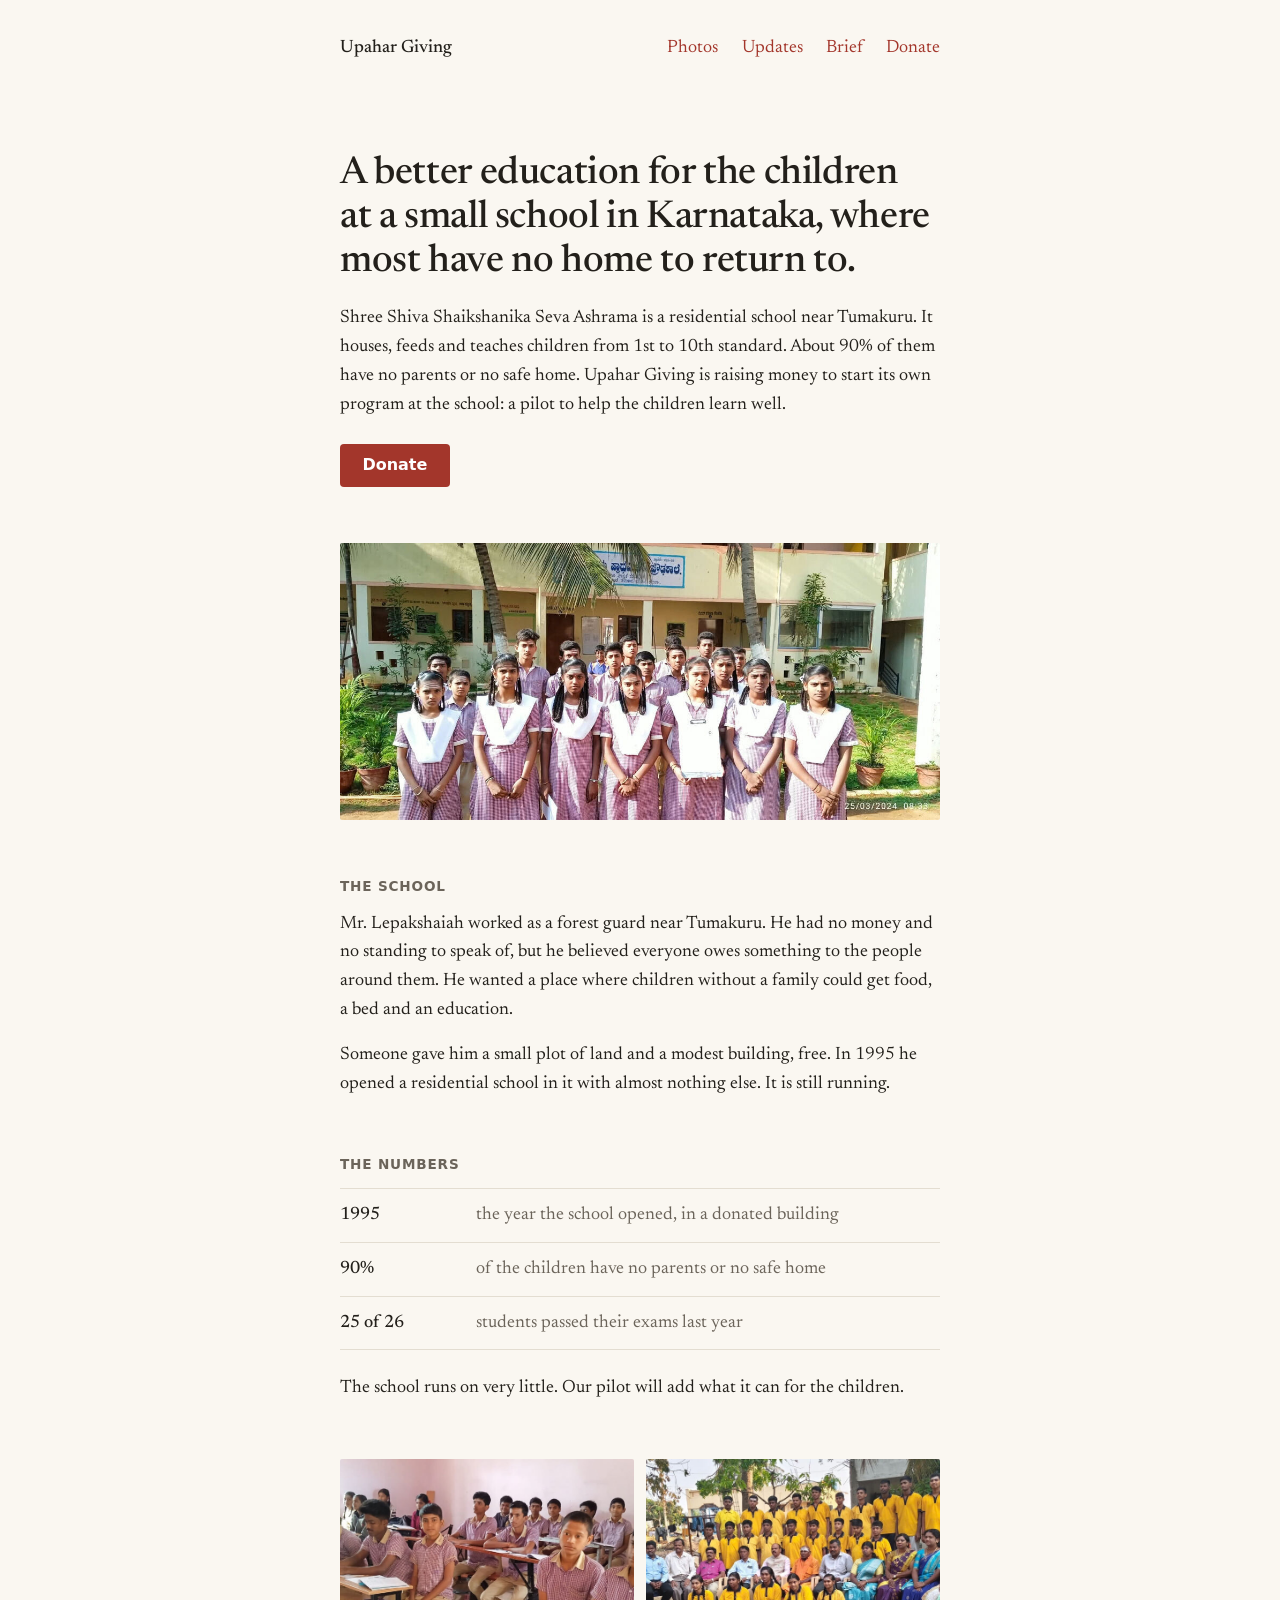
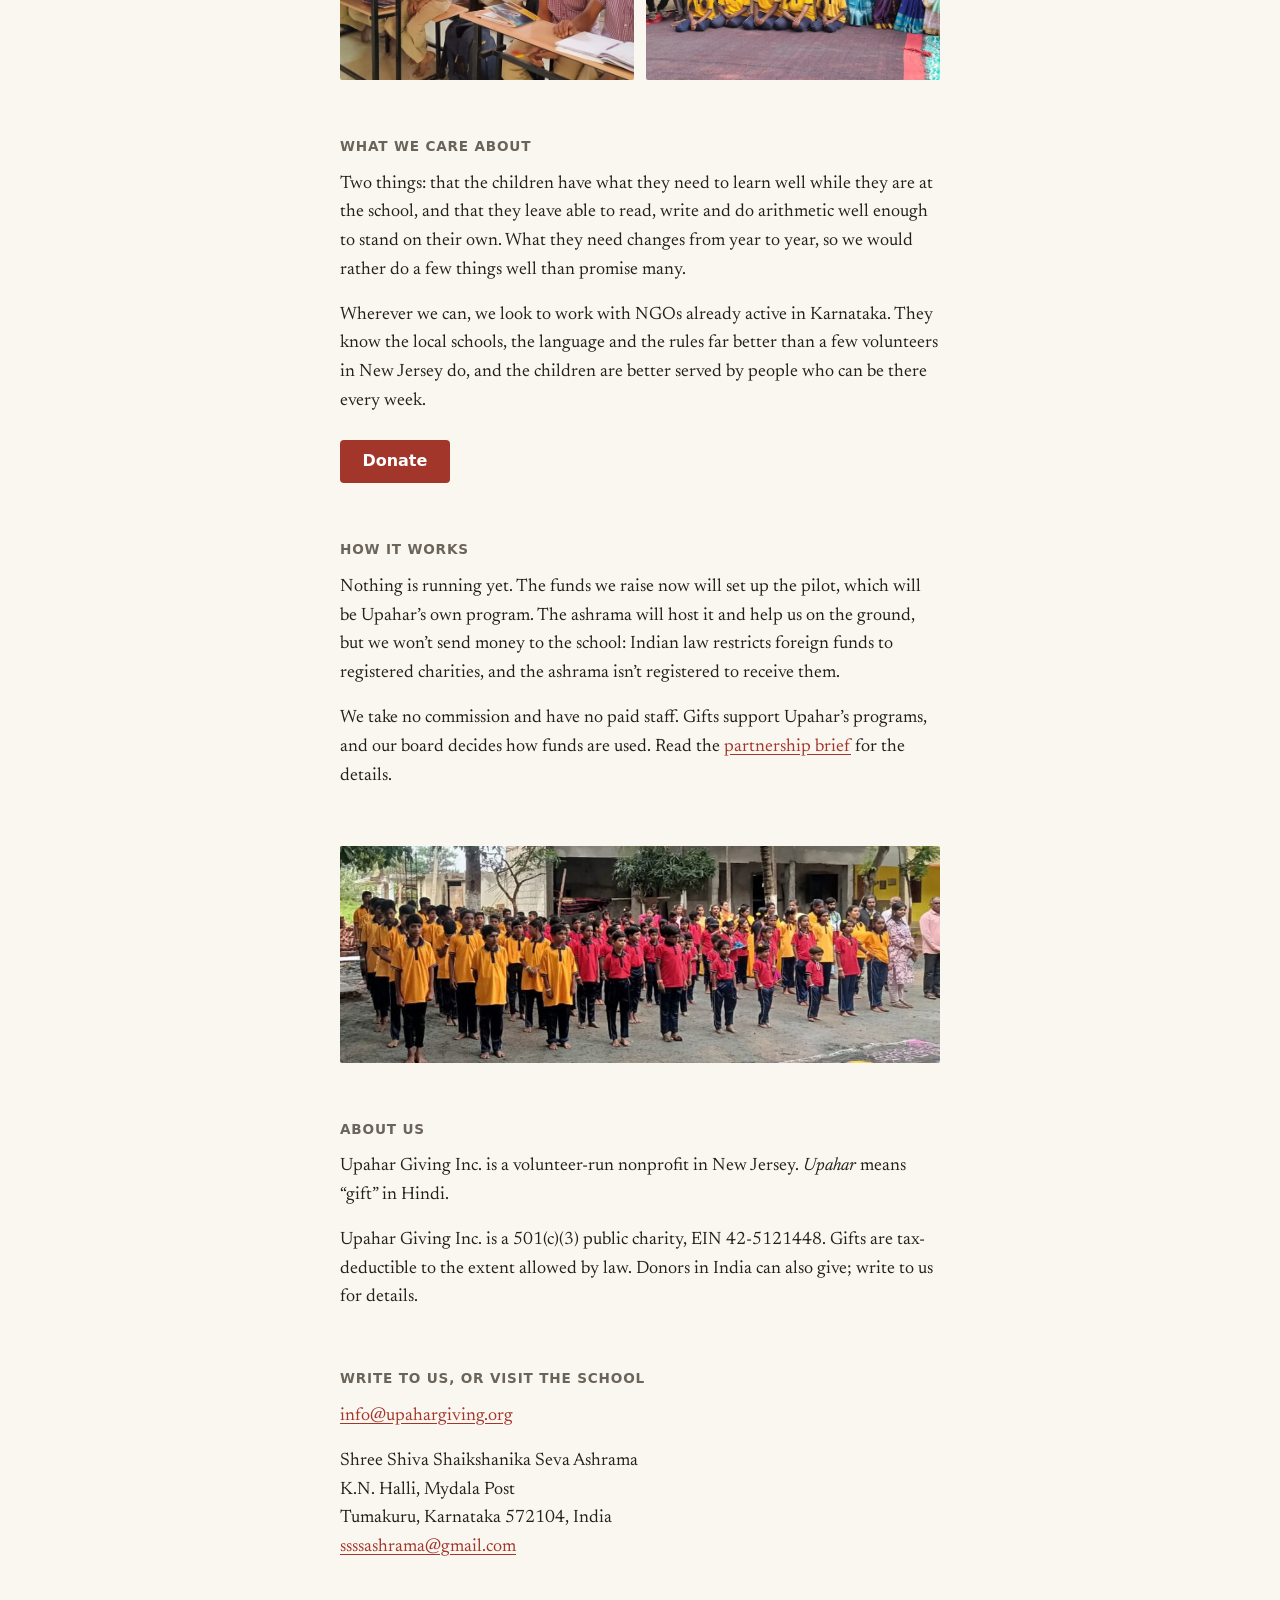
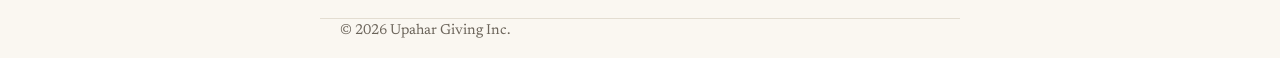
<file: index.html>
<!doctype html>
<html lang="en">
<head>
<meta charset="utf-8">
<meta name="viewport" content="width=device-width, initial-scale=1">
<title>Upahar Giving</title>
<meta name="description" content="Upahar Giving is a New Jersey nonprofit supporting the children at Shree Shiva Shaikshanika Seva Ashrama, a residential school near Tumakuru, Karnataka, where it is raising money to start its own education program and plans to work with local NGOs wherever it can.">
<meta property="og:title" content="Upahar Giving">
<meta property="og:description" content="Education programs for the children at a residential school in Karnataka where most have no home to return to.">
<meta property="og:image" content="https://upahargiving.org/img/students.jpg">
<link rel="preconnect" href="https://fonts.googleapis.com">
<link rel="preconnect" href="https://fonts.gstatic.com" crossorigin>
<link href="https://fonts.googleapis.com/css2?family=Newsreader:opsz,wght@6..72,400;6..72,500&display=swap" rel="stylesheet">
<link rel="stylesheet" href="style.css?v=3">
<script data-goatcounter="https://upahargiving.goatcounter.com/count" async src="//gc.zgo.at/count.js"></script>
</head>
<body>

<header class="wrap top">
  <a href="/" class="name">Upahar Giving</a>
  <nav>
    <a href="photos.html">Photos</a>
    <a href="updates.html">Updates</a>
    <a href="Upahar_Giving_Partnership_Brief.pdf" target="_blank" rel="noopener">Brief</a>
    <a href="https://givebutter.com/upahar-education" data-goatcounter-click="donate">Donate</a>
  </nav>
</header>

<main class="wrap">

  <section class="intro">
    <h1>A better education for the children at a small school in Karnataka, where most have no home to return to.</h1>
    <p>Shree Shiva Shaikshanika Seva Ashrama is a residential school near Tumakuru. It houses, feeds and teaches children from 1st to 10th standard. About 90% of them have no parents or no safe home. Upahar Giving is raising money to start its own program at the school: a pilot to help the children learn well.</p>
    <p><a class="button" href="https://givebutter.com/upahar-education" data-goatcounter-click="donate">Donate</a></p>
  </section>

  <figure class="wide">
    <img src="img/students.jpg" width="1120" height="517" alt="Students in school uniform standing outside the ashrama">
  </figure>

  <section>
    <h2>The school</h2>
    <p>Mr. Lepakshaiah worked as a forest guard near Tumakuru. He had no money and no standing to speak of, but he believed everyone owes something to the people around them. He wanted a place where children without a family could get food, a bed and an education.</p>
    <p>Someone gave him a small plot of land and a modest building, free. In 1995 he opened a residential school in it with almost nothing else. It is still running.</p>
  </section>

  <section>
    <h2>The numbers</h2>
    <dl class="facts">
      <div><dt>1995</dt><dd>the year the school opened, in a donated building</dd></div>
      <div><dt>90%</dt><dd>of the children have no parents or no safe home</dd></div>
      <div><dt>25 of 26</dt><dd>students passed their exams last year</dd></div>
    </dl>
    <p>The school runs on very little. Our pilot will add what it can for the children.</p>
  </section>

  <div class="pair">
    <img src="img/classroom.jpg" width="1120" height="517" alt="Students at their desks in a classroom" loading="lazy">
    <img src="img/teachers.jpg" width="1120" height="499" alt="Teachers and senior students in a group photo" loading="lazy">
  </div>

  <section>
    <h2>What we care about</h2>
    <p>Two things: that the children have what they need to learn well while they are at the school, and that they leave able to read, write and do arithmetic well enough to stand on their own. What they need changes from year to year, so we would rather do a few things well than promise many.</p>
    <p>Wherever we can, we look to work with NGOs already active in Karnataka. They know the local schools, the language and the rules far better than a few volunteers in New Jersey do, and the children are better served by people who can be there every week.</p>
    <p><a class="button" href="https://givebutter.com/upahar-education" data-goatcounter-click="donate">Donate</a></p>
  </section>

  <section>
    <h2>How it works</h2>
    <p>Nothing is running yet. The funds we raise now will set up the pilot, which will be Upahar’s own program. The ashrama will host it and help us on the ground, but we won’t send money to the school: Indian law restricts foreign funds to registered charities, and the ashrama isn’t registered to receive them.</p>
    <p>We take no commission and have no paid staff. Gifts support Upahar’s programs, and our board decides how funds are used. Read the <a href="Upahar_Giving_Partnership_Brief.pdf" target="_blank" rel="noopener">partnership brief</a> for the details.</p>
  </section>

  <figure class="wide">
    <img src="img/assembly.jpg" width="941" height="339" alt="Morning assembly in the school yard" loading="lazy">
  </figure>

  <section>
    <h2>About us</h2>
    <p>Upahar Giving Inc. is a volunteer-run nonprofit in New Jersey. <i>Upahar</i> means “gift” in Hindi.</p>
    <p>Upahar Giving Inc. is a 501(c)(3) public charity, EIN 42-5121448. Gifts are tax-deductible to the extent allowed by law. Donors in India can also give; write to us for details.</p>
  </section>

  <section>
    <h2>Write to us, or visit the school</h2>
    <p><a href="mailto:info@upahargiving.org">info@upahargiving.org</a></p>
    <address>
      Shree Shiva Shaikshanika Seva Ashrama<br>
      K.N. Halli, Mydala Post<br>
      Tumakuru, Karnataka 572104, India<br>
      <a href="mailto:ssssashrama@gmail.com">ssssashrama@gmail.com</a>
    </address>
  </section>

</main>

<footer class="wrap">
  <p>© 2026 Upahar Giving Inc.</p>
</footer>

</body>
</html>
</file>
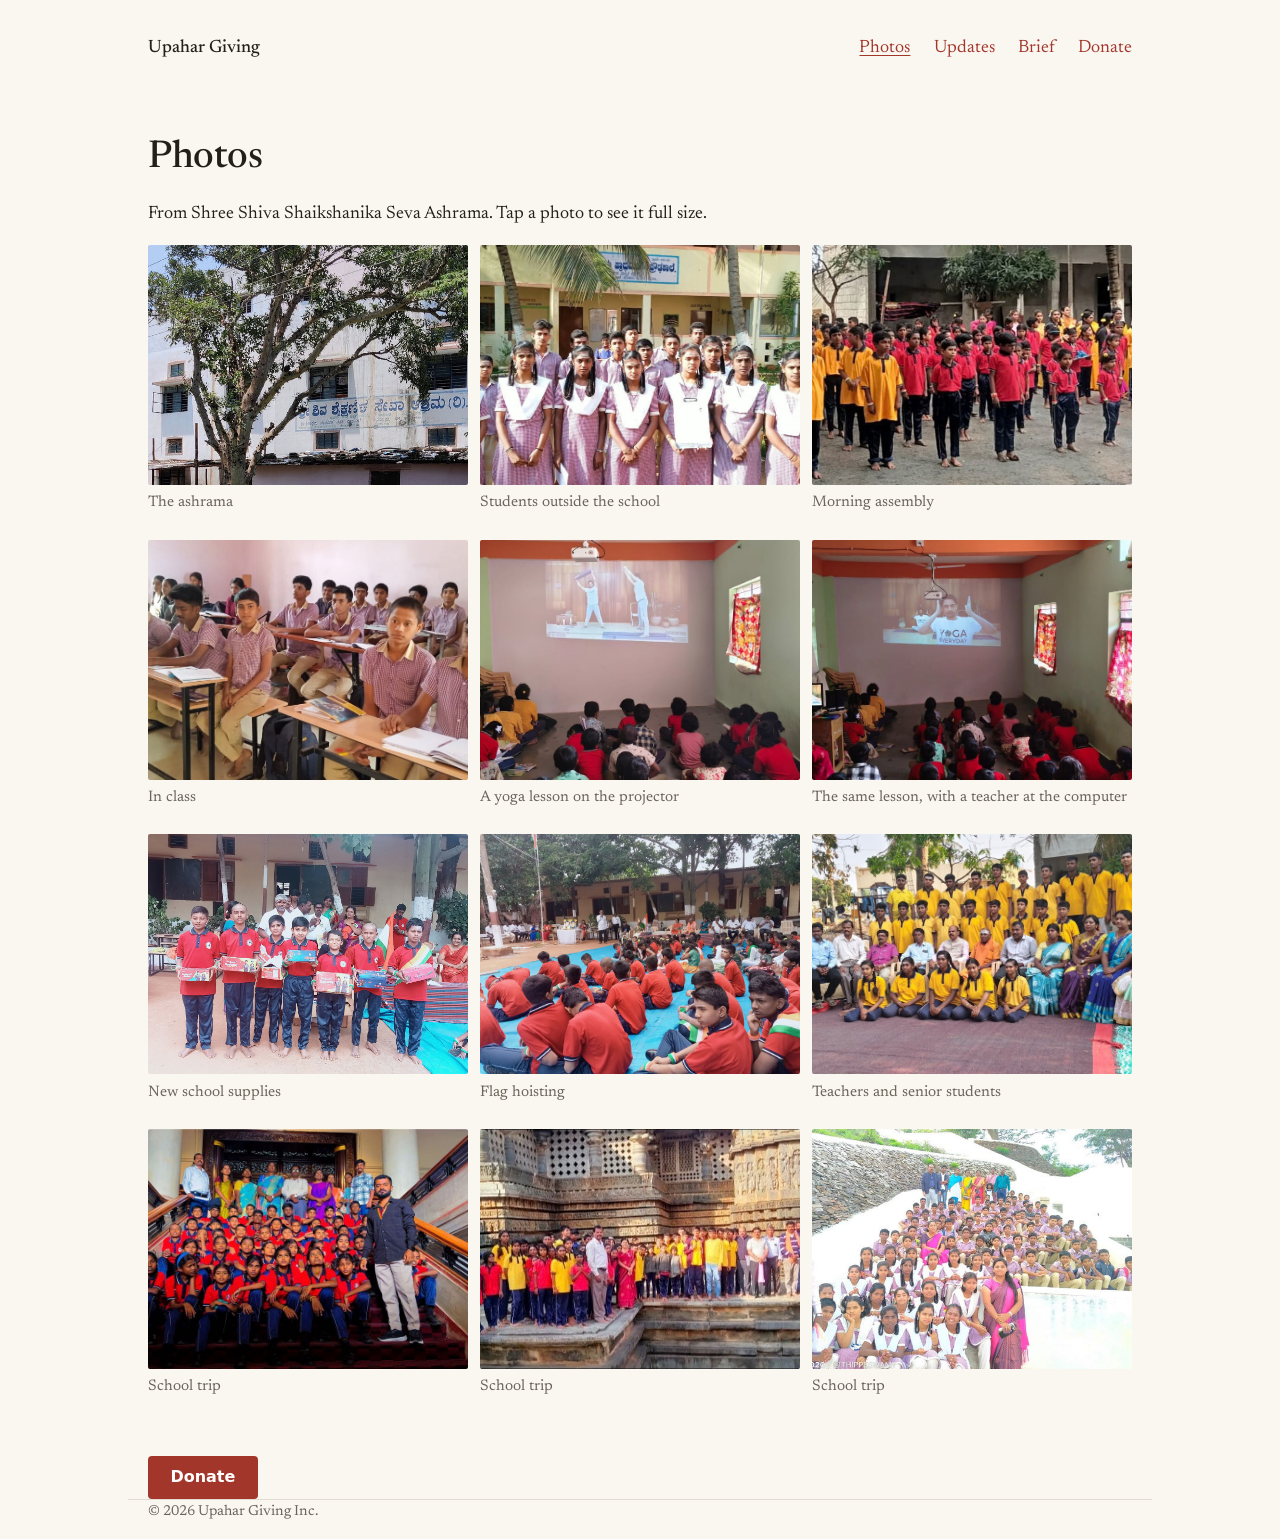
<file: photos.html>
<!doctype html>
<html lang="en">
<head>
<meta charset="utf-8">
<meta name="viewport" content="width=device-width, initial-scale=1">
<title>Photos · Upahar Giving</title>
<meta name="description" content="Photos from Shree Shiva Shaikshanika Seva Ashrama, near Tumakuru, Karnataka.">
<link rel="preconnect" href="https://fonts.googleapis.com">
<link rel="preconnect" href="https://fonts.gstatic.com" crossorigin>
<link href="https://fonts.googleapis.com/css2?family=Newsreader:opsz,wght@6..72,400;6..72,500&display=swap" rel="stylesheet">
<link rel="stylesheet" href="style.css?v=3">
<script data-goatcounter="https://upahargiving.goatcounter.com/count" async src="//gc.zgo.at/count.js"></script>
</head>
<body class="photos-page">

<header class="wrap top">
  <a href="/" class="name">Upahar Giving</a>
  <nav>
    <a href="photos.html" aria-current="page">Photos</a>
    <a href="updates.html">Updates</a>
    <a href="Upahar_Giving_Partnership_Brief.pdf" target="_blank" rel="noopener">Brief</a>
    <a href="https://givebutter.com/upahar-education" data-goatcounter-click="donate">Donate</a>
  </nav>
</header>

<main>
  <section class="wrap intro">
    <h1>Photos</h1>
    <p>From Shree Shiva Shaikshanika Seva Ashrama. Tap a photo to see it full size.</p>
  </section>

  <!-- ponytail: no lightbox; each photo links to the full file -->
  <div class="wrap gallery">
  <figure><a href="img/building.jpg"><img src="img/building.jpg" width="601" height="764" alt="The ashrama building behind a tree" loading="lazy"></a><figcaption>The ashrama</figcaption></figure>
  <figure><a href="img/students.jpg"><img src="img/students.jpg" width="1120" height="517" alt="Students in uniform outside the school" loading="lazy"></a><figcaption>Students outside the school</figcaption></figure>
  <figure><a href="img/assembly.jpg"><img src="img/assembly.jpg" width="941" height="339" alt="Morning assembly in the school yard" loading="lazy"></a><figcaption>Morning assembly</figcaption></figure>
  <figure><a href="img/classroom.jpg"><img src="img/classroom.jpg" width="1120" height="517" alt="Students at their desks" loading="lazy"></a><figcaption>In class</figcaption></figure>
  <figure><a href="img/projector.jpg"><img src="img/projector.jpg" width="1280" height="570" alt="Younger children watching a yoga lesson on a projector" loading="lazy"></a><figcaption>A yoga lesson on the projector</figcaption></figure>
  <figure><a href="img/projector-room.jpg"><img src="img/projector-room.jpg" width="1280" height="570" alt="Children seated on the floor watching the projector while a teacher sits at the computer" loading="lazy"></a><figcaption>The same lesson, with a teacher at the computer</figcaption></figure>
  <figure><a href="img/gifts.jpg"><img src="img/gifts.jpg" width="1248" height="936" alt="Boys holding new school supplies" loading="lazy"></a><figcaption>New school supplies</figcaption></figure>
  <figure><a href="img/flag-day.jpg"><img src="img/flag-day.jpg" width="832" height="624" alt="Students seated outdoors at a flag-hoisting ceremony" loading="lazy"></a><figcaption>Flag hoisting</figcaption></figure>
  <figure><a href="img/teachers.jpg"><img src="img/teachers.jpg" width="1120" height="499" alt="Teachers and senior students in a group photo" loading="lazy"></a><figcaption>Teachers and senior students</figcaption></figure>
  <figure><a href="img/trip-palace.jpg"><img src="img/trip-palace.jpg" width="960" height="540" alt="Students on a grand staircase during a school trip" loading="lazy"></a><figcaption>School trip</figcaption></figure>
  <figure><a href="img/trip-temple.jpg"><img src="img/trip-temple.jpg" width="720" height="325" alt="Students and teachers in front of a carved stone temple" loading="lazy"></a><figcaption>School trip</figcaption></figure>
  <figure><a href="img/trip-steps.jpg"><img src="img/trip-steps.jpg" width="537" height="480" alt="Students and teachers sitting on stone steps" loading="lazy"></a><figcaption>School trip</figcaption></figure>
</div>

  <p class="wrap"><a class="button" href="https://givebutter.com/upahar-education" data-goatcounter-click="donate">Donate</a></p>
</main>

<footer class="wrap">
  <p>© 2026 Upahar Giving Inc.</p>
</footer>

</body>
</html>
</file>
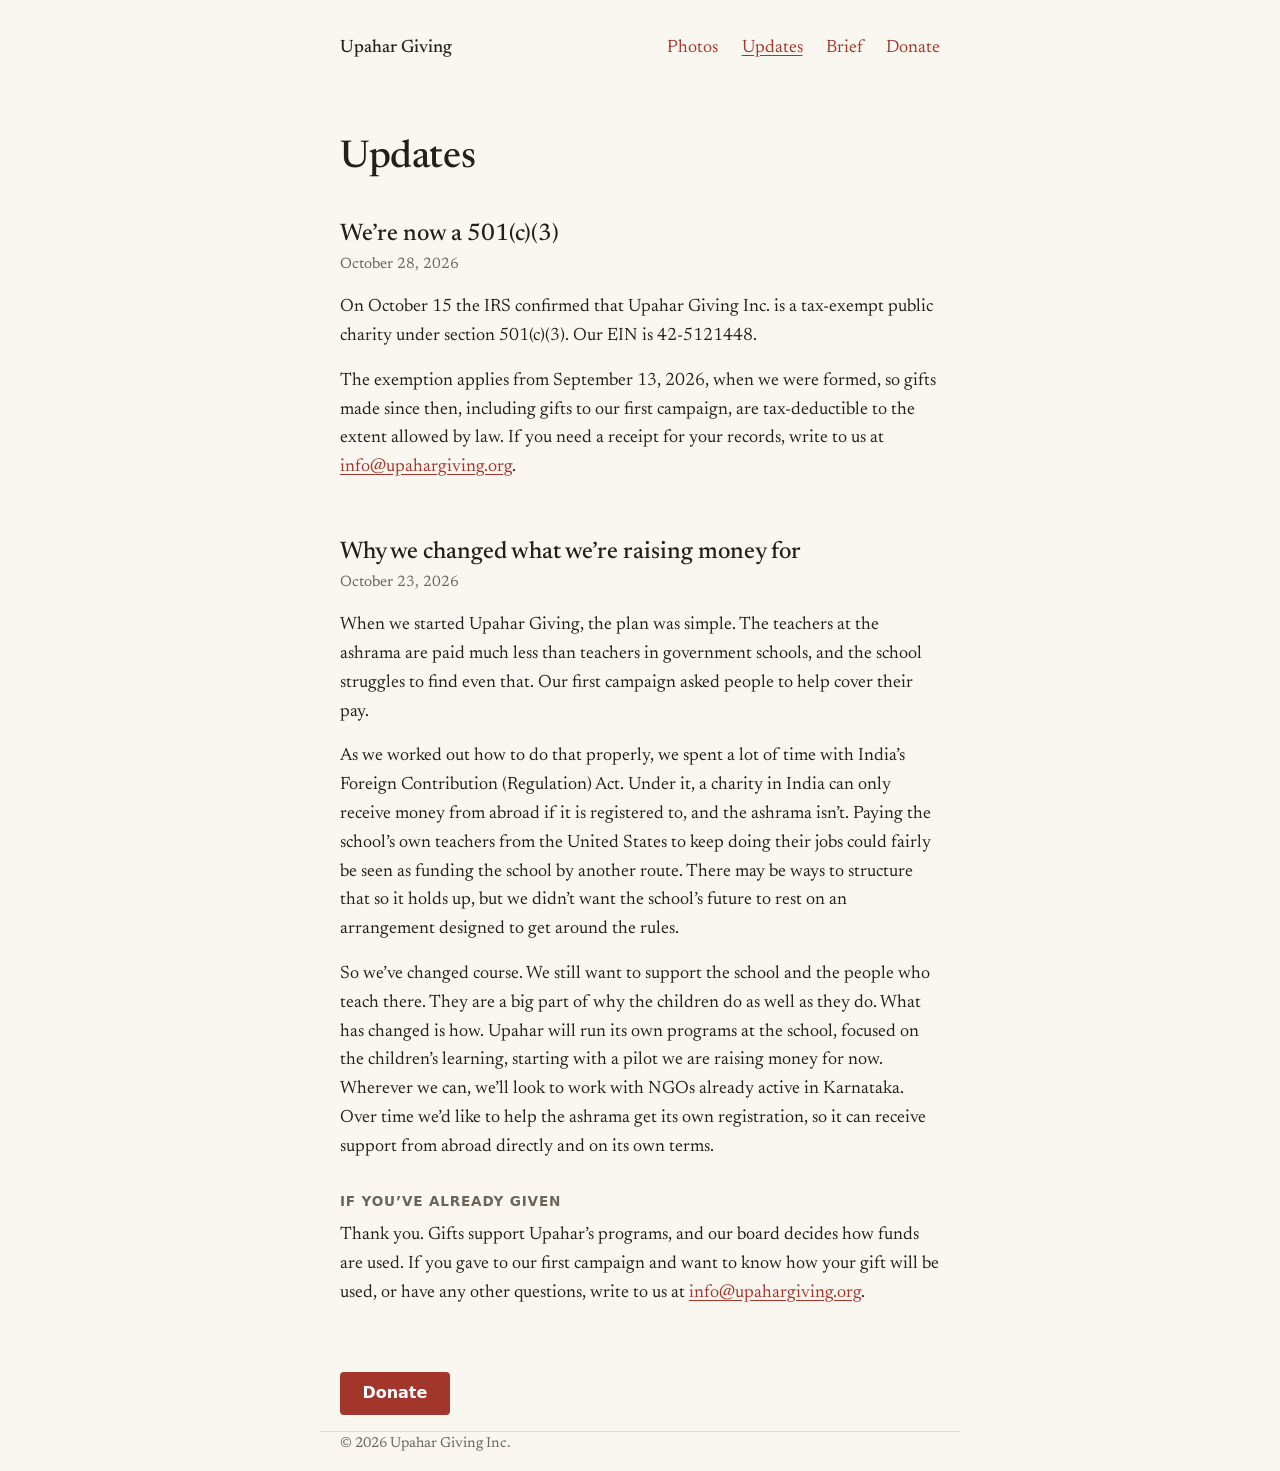
<file: updates.html>
<!doctype html>
<html lang="en">
<head>
<meta charset="utf-8">
<meta name="viewport" content="width=device-width, initial-scale=1">
<title>Updates · Upahar Giving</title>
<meta name="description" content="News from Upahar Giving: our 501(c)(3) status and how we support Shree Shiva Shaikshanika Seva Ashrama.">
<link rel="preconnect" href="https://fonts.googleapis.com">
<link rel="preconnect" href="https://fonts.gstatic.com" crossorigin>
<link href="https://fonts.googleapis.com/css2?family=Newsreader:opsz,wght@6..72,400;6..72,500&display=swap" rel="stylesheet">
<link rel="stylesheet" href="style.css?v=3">
<script data-goatcounter="https://upahargiving.goatcounter.com/count" async src="//gc.zgo.at/count.js"></script>
</head>
<body>

<header class="wrap top">
  <a href="/" class="name">Upahar Giving</a>
  <nav>
    <a href="photos.html">Photos</a>
    <a href="updates.html" aria-current="page">Updates</a>
    <a href="Upahar_Giving_Partnership_Brief.pdf" target="_blank" rel="noopener">Brief</a>
    <a href="https://givebutter.com/upahar-education" data-goatcounter-click="donate">Donate</a>
  </nav>
</header>

<main class="wrap">

  <h1>Updates</h1>

  <article>
    <h2 class="title">We’re now a 501(c)(3)</h2>
    <p class="date"><time datetime="2026-10-28">October 28, 2026</time></p>
    <p>On October 15 the IRS confirmed that Upahar Giving Inc. is a tax-exempt public charity under section 501(c)(3). Our EIN is 42-5121448.</p>
    <p>The exemption applies from September 13, 2026, when we were formed, so gifts made since then, including gifts to our first campaign, are tax-deductible to the extent allowed by law. If you need a receipt for your records, write to us at <a href="mailto:info@upahargiving.org">info@upahargiving.org</a>.</p>
  </article>

  <article>
    <h2 class="title">Why we changed what we’re raising money for</h2>
    <p class="date"><time datetime="2026-10-23">October 23, 2026</time></p>

    <p>When we started Upahar Giving, the plan was simple. The teachers at the ashrama are paid much less than teachers in government schools, and the school struggles to find even that. Our first campaign asked people to help cover their pay.</p>

    <p>As we worked out how to do that properly, we spent a lot of time with India’s Foreign Contribution (Regulation) Act. Under it, a charity in India can only receive money from abroad if it is registered to, and the ashrama isn’t. Paying the school’s own teachers from the United States to keep doing their jobs could fairly be seen as funding the school by another route. There may be ways to structure that so it holds up, but we didn’t want the school’s future to rest on an arrangement designed to get around the rules.</p>

    <p>So we’ve changed course. We still want to support the school and the people who teach there. They are a big part of why the children do as well as they do. What has changed is how. Upahar will run its own programs at the school, focused on the children’s learning, starting with a pilot we are raising money for now. Wherever we can, we’ll look to work with NGOs already active in Karnataka. Over time we’d like to help the ashrama get its own registration, so it can receive support from abroad directly and on its own terms.</p>


    <h3>If you’ve already given</h3>
    <p>Thank you. Gifts support Upahar’s programs, and our board decides how funds are used. If you gave to our first campaign and want to know how your gift will be used, or have any other questions, write to us at <a href="mailto:info@upahargiving.org">info@upahargiving.org</a>.</p>
  </article>

  <p><a class="button" href="https://givebutter.com/upahar-education" data-goatcounter-click="donate">Donate</a></p>

</main>

<footer class="wrap">
  <p>© 2026 Upahar Giving Inc.</p>
</footer>

</body>
</html>
</file>
<file: style.css>
:root {
  --paper: #faf7f1;
  --ink: #23201b;
  --muted: #6b645a;
  --rule: #e3ddd1;
  --accent: #a3362b; /* the red of the school uniforms */
  color-scheme: light;
}

* { box-sizing: border-box; }

body {
  margin: 0;
  background: var(--paper);
  color: var(--ink);
  font: 400 1.125rem/1.6 "Newsreader", Georgia, serif;
  -webkit-font-smoothing: antialiased;
}

.wrap { max-width: 40rem; margin: 0 auto; padding: 0 1.25rem; }

a { color: var(--accent); text-underline-offset: 0.15em; }

.top {
  display: flex;
  justify-content: space-between;
  align-items: baseline;
  padding-top: 1.5rem;
  padding-bottom: 1.5rem;
}
.top .name { color: var(--ink); text-decoration: none; font-weight: 500; }
.top nav { display: flex; gap: 0.25rem; margin-right: -0.6rem; }
/* padding gives each link a 44px tap target without changing how it looks */
.top nav a { padding: 0.6rem; text-decoration: none; }
.top nav a:hover, .top nav a[aria-current] { text-decoration: underline; }
.top { flex-wrap: wrap; column-gap: 1rem; }
.top .name { white-space: nowrap; }
/* on phones the menu drops under the name; pull it left so the text lines up */
@media (max-width: 30rem) { .top nav { margin: 0.25rem 0 0 -0.6rem; } }

h1 {
  font-size: clamp(1.75rem, 5vw, 2.4rem);
  line-height: 1.15;
  font-weight: 500;
  letter-spacing: -0.01em;
  margin: 2.5rem 0 1.25rem;
  text-wrap: balance;
}

h2 {
  font-size: 0.85rem;
  font-family: system-ui, sans-serif;
  font-weight: 600;
  letter-spacing: 0.06em;
  text-transform: uppercase;
  color: var(--muted);
  margin: 0 0 0.75rem;
}

section { margin: 3.5rem 0; }
p { margin: 0 0 1rem; }

.button {
  display: inline-block;
  background: var(--accent);
  color: #fff;
  text-decoration: none;
  font: 600 1rem/1 system-ui, sans-serif;
  padding: 0.85rem 1.4rem;
  border-radius: 4px;
  margin-top: 0.5rem;
}
.button:hover { background: #8a2c23; }
.button:focus-visible, a:focus-visible { outline: 2px solid var(--accent); outline-offset: 3px; }

img { display: block; width: 100%; height: auto; border-radius: 2px; }

.wide, .pair { margin: 3rem 0; }
.pair { display: grid; grid-template-columns: 1fr 1fr; gap: 0.75rem; }
.pair img { aspect-ratio: 4 / 3; object-fit: cover; }
@media (max-width: 34rem) { .pair { grid-template-columns: 1fr; } }

.facts { margin: 0 0 1.5rem; border-top: 1px solid var(--rule); }
.facts div {
  display: grid;
  grid-template-columns: 7.5rem 1fr;
  gap: 1rem;
  padding: 0.75rem 0;
  border-bottom: 1px solid var(--rule);
}
.facts dt { font-weight: 500; font-variant-numeric: tabular-nums; }
.facts dd { margin: 0; color: var(--muted); }

address { font-style: normal; }

.date { color: var(--muted); font-size: 0.95rem; margin-top: -0.5rem; }
article { margin: 2.5rem 0 3.5rem; }
article h2.title {
  font: 500 1.5rem/1.2 "Newsreader", Georgia, serif;
  text-transform: none; letter-spacing: 0; color: var(--ink);
  margin: 0 0 0.75rem;
}
article h3 {
  font: 600 0.85rem system-ui, sans-serif;
  letter-spacing: 0.06em; text-transform: uppercase; color: var(--muted);
  margin: 2rem 0 0.75rem;
}

.photos-page .wrap { max-width: 64rem; }
.gallery {
  margin-bottom: 3rem;
  display: grid;
  grid-template-columns: repeat(auto-fill, minmax(18rem, 1fr));
  gap: 1.5rem 0.75rem;
}
.gallery figure { margin: 0; }
.gallery img { aspect-ratio: 4 / 3; object-fit: cover; }
.gallery figcaption { margin-top: 0.4rem; font-size: 0.95rem; color: var(--muted); }

footer {
  margin-top: 4rem;
  padding-top: 1.5rem;
  padding-bottom: 3rem;
  border-top: 1px solid var(--rule);
  color: var(--muted);
  font-size: 0.9rem;
}
</file>
